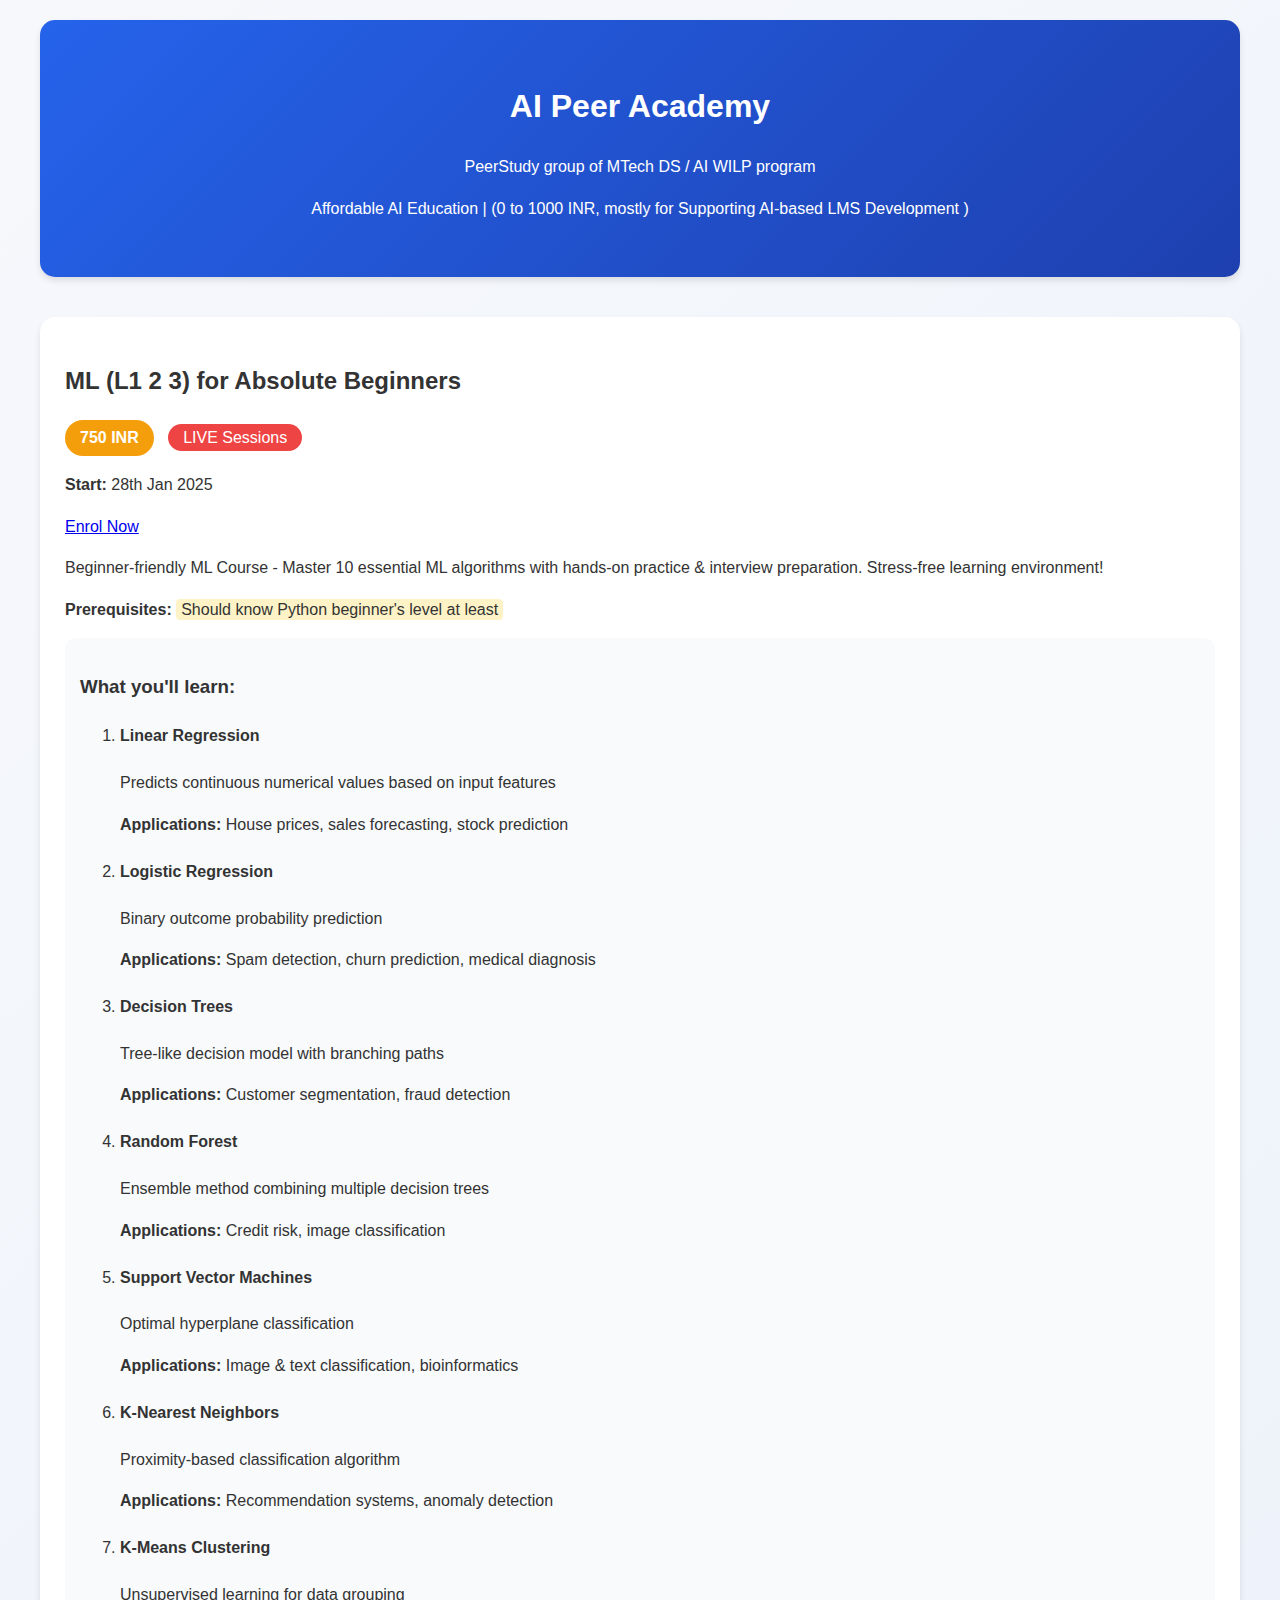
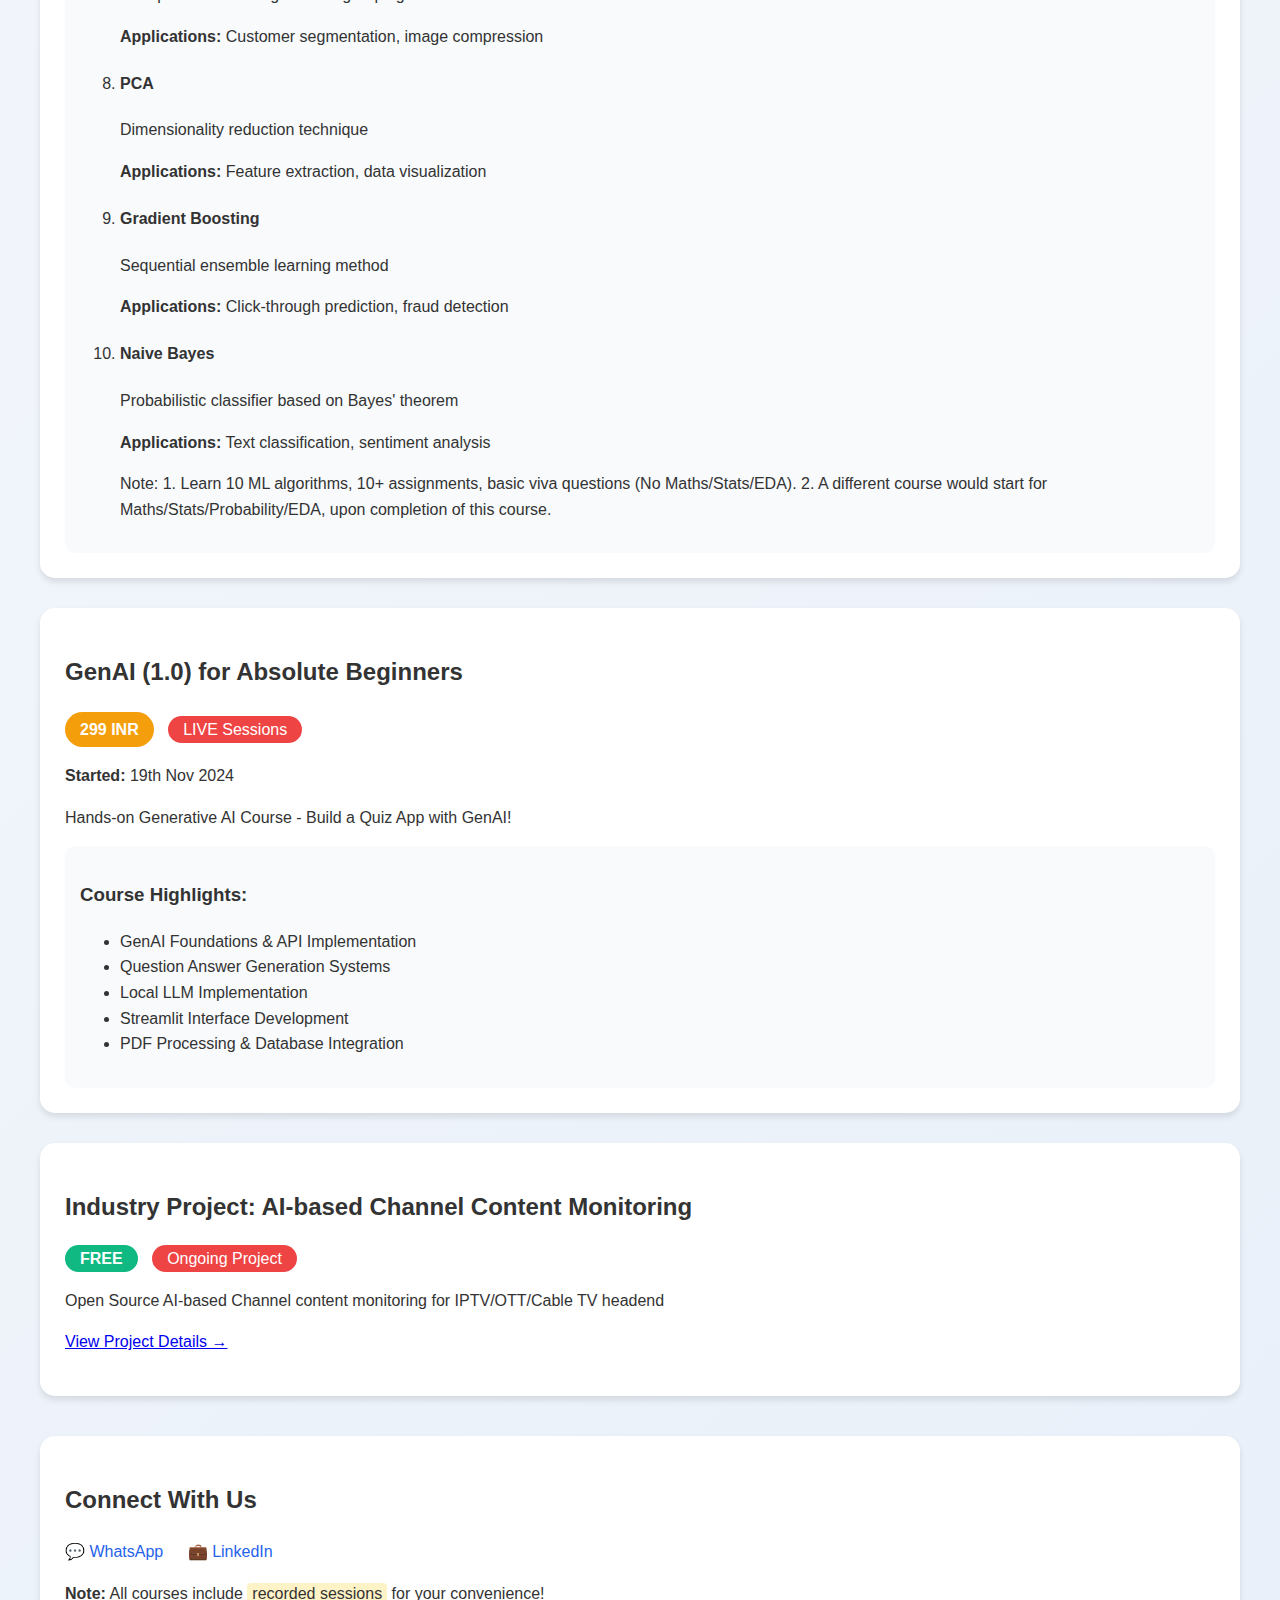
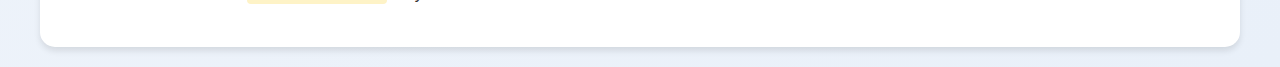
<file: index.html>
<!DOCTYPE html>
<html lang="en">
<head>
    <meta charset="UTF-8">
    <meta name="viewport" content="width=device-width, initial-scale=1.0">
    <title>AI Peer Academy - PeerStudy Group</title>
    <style>
        :root {
            --primary-color: #2563eb;
            --secondary-color: #1e40af;
            --accent-color: #f59e0b;
            --bg-gradient: linear-gradient(135deg, #f6f8fc 0%, #e9f0f9 100%);
        }

        body {
            font-family: 'Segoe UI', Tahoma, Geneva, Verdana, sans-serif;
            line-height: 1.6;
            margin: 0;
            background: var(--bg-gradient);
            color: #333;
        }

        .container {
            max-width: 1200px;
            margin: auto;
            padding: 20px;
        }

        .header {
            text-align: center;
            padding: 40px 20px;
            background: linear-gradient(135deg, #2563eb 0%, #1e40af 100%);
            color: white;
            border-radius: 15px;
            margin-bottom: 40px;
            box-shadow: 0 4px 6px rgba(0, 0, 0, 0.1);
        }

        .course-card {
            background: white;
            border-radius: 15px;
            padding: 25px;
            margin-bottom: 30px;
            box-shadow: 0 4px 6px rgba(0, 0, 0, 0.1);
            transition: transform 0.3s ease;
        }

        .course-card:hover {
            transform: translateY(-5px);
        }

        .price {
            display: inline-block;
            background: var(--accent-color);
            color: white;
            padding: 5px 15px;
            border-radius: 20px;
            font-weight: bold;
        }

        .free-tag {
            background: #10b981;
            color: white;
            padding: 5px 15px;
            border-radius: 20px;
            font-weight: bold;
        }

        .live-tag {
            background: #ef4444;
            color: white;
            padding: 5px 15px;
            border-radius: 20px;
            margin-left: 10px;
        }

        .syllabus {
            background: #f8fafc;
            padding: 15px;
            border-radius: 10px;
            margin-top: 15px;
        }

        .contact-info {
            background: white;
            padding: 25px;
            border-radius: 15px;
            margin-top: 40px;
            box-shadow: 0 4px 6px rgba(0, 0, 0, 0.1);
        }

        .social-links a {
            color: var(--primary-color);
            text-decoration: none;
            margin-right: 20px;
        }

        .social-links a:hover {
            text-decoration: underline;
        }

        .highlight {
            background: #fef3c7;
            padding: 2px 5px;
            border-radius: 4px;
        }
    </style>
</head>
<body>
    <div class="container">
        <div class="header">
            <h1>AI Peer Academy</h1>
            <p>PeerStudy group of MTech DS / AI WILP program</p>
            <p>Affordable AI Education | (0 to 1000 INR, mostly for Supporting AI-based LMS Development )</p>
        </div>

        <div class="course-card">
            <h2>ML (L1 2 3) for Absolute Beginners</h2>
            <span class="price">750 INR</span>
            <span class="live-tag">LIVE Sessions</span>
            <p><strong>Start:</strong> 28th Jan 2025</p>
            <!--- <a href="https://forms.office.com/r/1Rz7r0uwBA" target="_blank" class="enrol-btn">Enrol Now</a> --->
            <a href="https://rzp.io/rzp/pJrcPIc" target="_blank" class="enrol-btn">Enrol Now</a>
            <p>Beginner-friendly ML Course - Master 10 essential ML algorithms with hands-on practice & interview preparation. Stress-free learning environment!</p>
            <p><strong>Prerequisites:</strong> <span class="highlight">Should know Python beginner's level at least</span></p>
            <div class="syllabus">
                <h3>What you'll learn:</h3>
                <ol>
            <li>
                <h4>Linear Regression</h4>
                <p>Predicts continuous numerical values based on input features</p>
                <p><strong>Applications:</strong> House prices, sales forecasting, stock prediction</p>
            </li>
            <li>
                <h4>Logistic Regression</h4>
                <p>Binary outcome probability prediction</p>
                <p><strong>Applications:</strong> Spam detection, churn prediction, medical diagnosis</p>
            </li>
            <li>
                <h4>Decision Trees</h4>
                <p>Tree-like decision model with branching paths</p>
                <p><strong>Applications:</strong> Customer segmentation, fraud detection</p>
            </li>
            <li>
                <h4>Random Forest</h4>
                <p>Ensemble method combining multiple decision trees</p>
                <p><strong>Applications:</strong> Credit risk, image classification</p>
            </li>
            <li>
                <h4>Support Vector Machines</h4>
                <p>Optimal hyperplane classification</p>
                <p><strong>Applications:</strong> Image & text classification, bioinformatics</p>
            </li>
            <li>
                <h4>K-Nearest Neighbors</h4>
                <p>Proximity-based classification algorithm</p>
                <p><strong>Applications:</strong> Recommendation systems, anomaly detection</p>
            </li>
            <li>
                <h4>K-Means Clustering</h4>
                <p>Unsupervised learning for data grouping</p>
                <p><strong>Applications:</strong> Customer segmentation, image compression</p>
            </li>
            <li>
                <h4>PCA</h4>
                <p>Dimensionality reduction technique</p>
                <p><strong>Applications:</strong> Feature extraction, data visualization</p>
            </li>
            <li>
                <h4>Gradient Boosting</h4>
                <p>Sequential ensemble learning method</p>
                <p><strong>Applications:</strong> Click-through prediction, fraud detection</p>
            </li>
            <li>
                <h4>Naive Bayes</h4>
                <p>Probabilistic classifier based on Bayes' theorem</p>
                <p><strong>Applications:</strong> Text classification, sentiment analysis</p>
            </li>

            Note: 
                    1. Learn 10 ML algorithms, 10+ assignments, basic viva questions (No Maths/Stats/EDA). 
                    2. A different course would start for Maths/Stats/Probability/EDA, upon completion of this course.
                </ol>
            </div>
        </div>

        <div class="course-card">
            <h2>GenAI (1.0) for Absolute Beginners</h2>
            <span class="price">299 INR</span>
            <span class="live-tag">LIVE Sessions</span>
            <p><strong>Started:</strong> 19th Nov 2024</p>
            <p>Hands-on Generative AI Course - Build a Quiz App with GenAI!</p>
            <div class="syllabus">
                <h3>Course Highlights:</h3>
                <ul>
                    <li>GenAI Foundations & API Implementation</li>
                    <li>Question Answer Generation Systems</li>
                    <li>Local LLM Implementation</li>
                    <li>Streamlit Interface Development</li>
                    <li>PDF Processing & Database Integration</li>
                </ul>
            </div>
        </div>

        <div class="course-card">
            <h2>Industry Project: AI-based Channel Content Monitoring</h2>
            <span class="free-tag">FREE</span>
            <span class="live-tag">Ongoing Project</span>
            <p>Open Source AI-based Channel content monitoring for IPTV/OTT/Cable TV headend</p>
            <p><a href="https://manojkumarm75.github.io/AI_based_Audio-Video_Content-Analyser_OpenSource/" target="_blank">View Project Details →</a></p>
        </div>

        <div class="contact-info">
            <h2>Connect With Us</h2>
            <div class="social-links">
                <a href="https://wa.me/qr/HH5MJ5LEZ2YBO1" target="_blank">💬 WhatsApp</a>
                <a href="https://www.linkedin.com/in/manoj-mkm/" target="_blank">💼 LinkedIn</a>
            </div>
            <p><strong>Note:</strong> All courses include <span class="highlight">recorded sessions</span> for your convenience!</p>
        </div>
    </div>
</body>
</html>
</file>
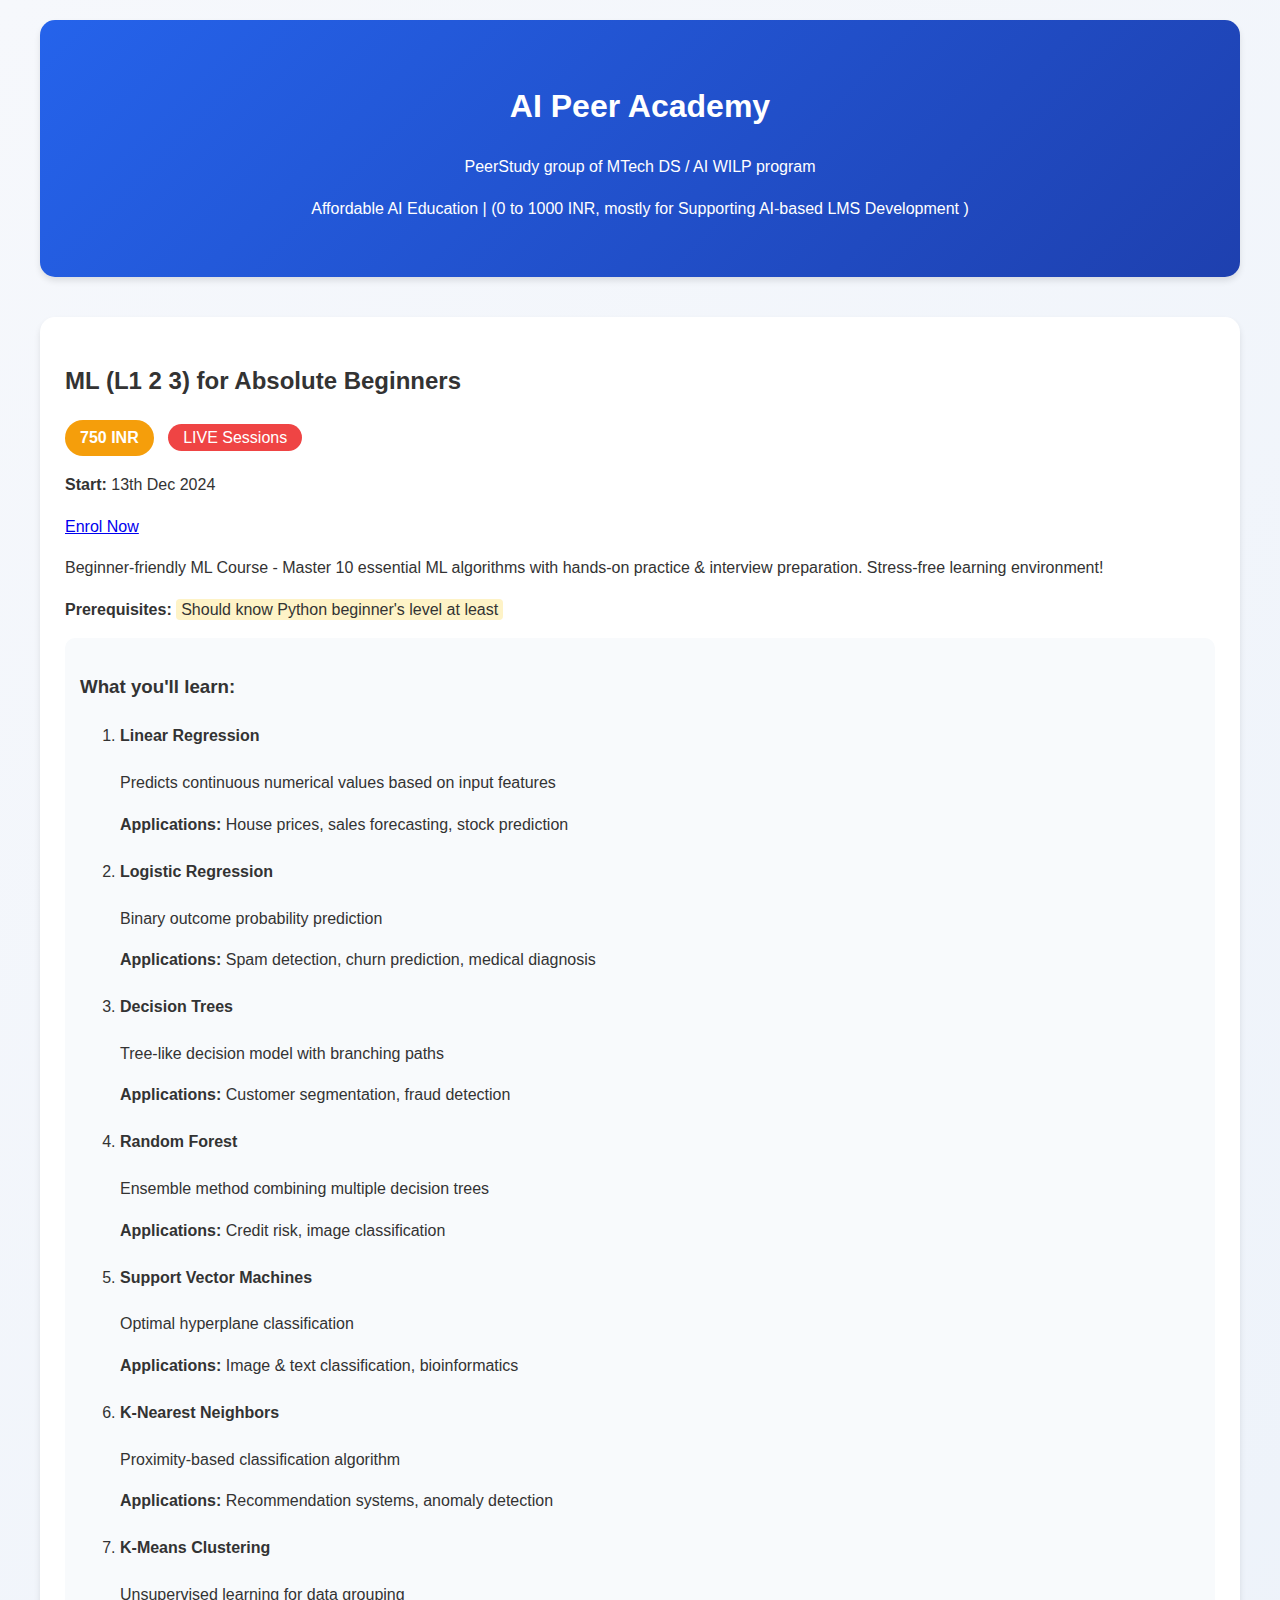
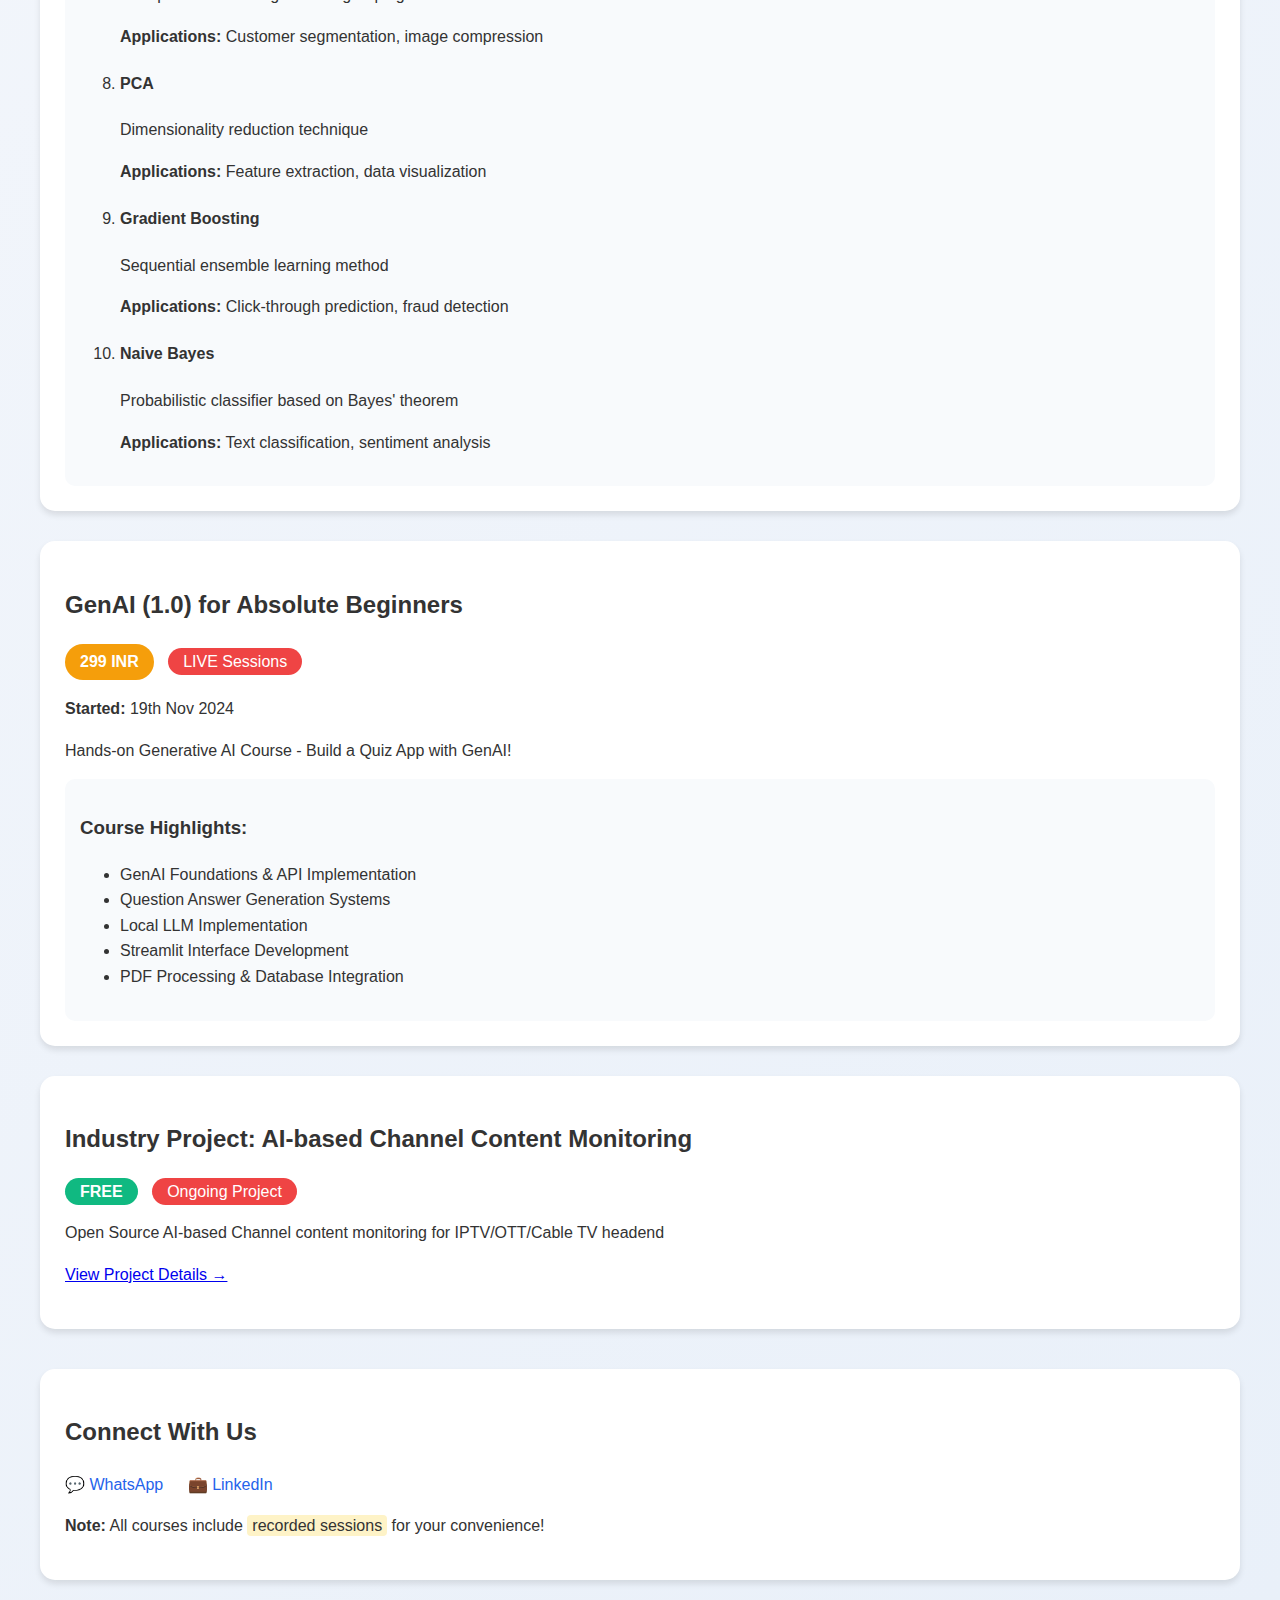
<file: index1.html>
<!DOCTYPE html>
<html lang="en">
<head>
    <meta charset="UTF-8">
    <meta name="viewport" content="width=device-width, initial-scale=1.0">
    <title>AI Peer Academy - PeerStudy Group</title>
    <style>
        :root {
            --primary-color: #2563eb;
            --secondary-color: #1e40af;
            --accent-color: #f59e0b;
            --bg-gradient: linear-gradient(135deg, #f6f8fc 0%, #e9f0f9 100%);
        }

        body {
            font-family: 'Segoe UI', Tahoma, Geneva, Verdana, sans-serif;
            line-height: 1.6;
            margin: 0;
            background: var(--bg-gradient);
            color: #333;
        }

        .container {
            max-width: 1200px;
            margin: auto;
            padding: 20px;
        }

        .header {
            text-align: center;
            padding: 40px 20px;
            background: linear-gradient(135deg, #2563eb 0%, #1e40af 100%);
            color: white;
            border-radius: 15px;
            margin-bottom: 40px;
            box-shadow: 0 4px 6px rgba(0, 0, 0, 0.1);
        }

        .course-card {
            background: white;
            border-radius: 15px;
            padding: 25px;
            margin-bottom: 30px;
            box-shadow: 0 4px 6px rgba(0, 0, 0, 0.1);
            transition: transform 0.3s ease;
        }

        .course-card:hover {
            transform: translateY(-5px);
        }

        .price {
            display: inline-block;
            background: var(--accent-color);
            color: white;
            padding: 5px 15px;
            border-radius: 20px;
            font-weight: bold;
        }

        .free-tag {
            background: #10b981;
            color: white;
            padding: 5px 15px;
            border-radius: 20px;
            font-weight: bold;
        }

        .live-tag {
            background: #ef4444;
            color: white;
            padding: 5px 15px;
            border-radius: 20px;
            margin-left: 10px;
        }

        .syllabus {
            background: #f8fafc;
            padding: 15px;
            border-radius: 10px;
            margin-top: 15px;
        }

        .contact-info {
            background: white;
            padding: 25px;
            border-radius: 15px;
            margin-top: 40px;
            box-shadow: 0 4px 6px rgba(0, 0, 0, 0.1);
        }

        .social-links a {
            color: var(--primary-color);
            text-decoration: none;
            margin-right: 20px;
        }

        .social-links a:hover {
            text-decoration: underline;
        }

        .highlight {
            background: #fef3c7;
            padding: 2px 5px;
            border-radius: 4px;
        }
    </style>
</head>
<body>
    <div class="container">
        <div class="header">
            <h1>AI Peer Academy</h1>
            <p>PeerStudy group of MTech DS / AI WILP program</p>
            <p>Affordable AI Education | (0 to 1000 INR, mostly for Supporting AI-based LMS Development )</p>
        </div>

        <div class="course-card">
            <h2>ML (L1 2 3) for Absolute Beginners</h2>
            <span class="price">750 INR</span>
            <span class="live-tag">LIVE Sessions</span>
            <p><strong>Start:</strong> 13th Dec 2024</p>
            <a href="https://forms.office.com/r/1Rz7r0uwBA" target="_blank" class="enrol-btn">Enrol Now</a>
            <p>Beginner-friendly ML Course - Master 10 essential ML algorithms with hands-on practice & interview preparation. Stress-free learning environment!</p>
            <p><strong>Prerequisites:</strong> <span class="highlight">Should know Python beginner's level at least</span></p>
            <div class="syllabus">
                <h3>What you'll learn:</h3>
                <ol>
            <li>
                <h4>Linear Regression</h4>
                <p>Predicts continuous numerical values based on input features</p>
                <p><strong>Applications:</strong> House prices, sales forecasting, stock prediction</p>
            </li>
            <li>
                <h4>Logistic Regression</h4>
                <p>Binary outcome probability prediction</p>
                <p><strong>Applications:</strong> Spam detection, churn prediction, medical diagnosis</p>
            </li>
            <li>
                <h4>Decision Trees</h4>
                <p>Tree-like decision model with branching paths</p>
                <p><strong>Applications:</strong> Customer segmentation, fraud detection</p>
            </li>
            <li>
                <h4>Random Forest</h4>
                <p>Ensemble method combining multiple decision trees</p>
                <p><strong>Applications:</strong> Credit risk, image classification</p>
            </li>
            <li>
                <h4>Support Vector Machines</h4>
                <p>Optimal hyperplane classification</p>
                <p><strong>Applications:</strong> Image & text classification, bioinformatics</p>
            </li>
            <li>
                <h4>K-Nearest Neighbors</h4>
                <p>Proximity-based classification algorithm</p>
                <p><strong>Applications:</strong> Recommendation systems, anomaly detection</p>
            </li>
            <li>
                <h4>K-Means Clustering</h4>
                <p>Unsupervised learning for data grouping</p>
                <p><strong>Applications:</strong> Customer segmentation, image compression</p>
            </li>
            <li>
                <h4>PCA</h4>
                <p>Dimensionality reduction technique</p>
                <p><strong>Applications:</strong> Feature extraction, data visualization</p>
            </li>
            <li>
                <h4>Gradient Boosting</h4>
                <p>Sequential ensemble learning method</p>
                <p><strong>Applications:</strong> Click-through prediction, fraud detection</p>
            </li>
            <li>
                <h4>Naive Bayes</h4>
                <p>Probabilistic classifier based on Bayes' theorem</p>
                <p><strong>Applications:</strong> Text classification, sentiment analysis</p>
            </li>
                </ol>
            </div>
        </div>

        <div class="course-card">
            <h2>GenAI (1.0) for Absolute Beginners</h2>
            <span class="price">299 INR</span>
            <span class="live-tag">LIVE Sessions</span>
            <p><strong>Started:</strong> 19th Nov 2024</p>
            <p>Hands-on Generative AI Course - Build a Quiz App with GenAI!</p>
            <div class="syllabus">
                <h3>Course Highlights:</h3>
                <ul>
                    <li>GenAI Foundations & API Implementation</li>
                    <li>Question Answer Generation Systems</li>
                    <li>Local LLM Implementation</li>
                    <li>Streamlit Interface Development</li>
                    <li>PDF Processing & Database Integration</li>
                </ul>
            </div>
        </div>

        <div class="course-card">
            <h2>Industry Project: AI-based Channel Content Monitoring</h2>
            <span class="free-tag">FREE</span>
            <span class="live-tag">Ongoing Project</span>
            <p>Open Source AI-based Channel content monitoring for IPTV/OTT/Cable TV headend</p>
            <p><a href="https://manojkumarm75.github.io/AI_based_Audio-Video_Content-Analyser_OpenSource/" target="_blank">View Project Details →</a></p>
        </div>

        <div class="contact-info">
            <h2>Connect With Us</h2>
            <div class="social-links">
                <a href="https://wa.me/qr/HH5MJ5LEZ2YBO1" target="_blank">💬 WhatsApp</a>
                <a href="https://www.linkedin.com/in/manoj-mkm/" target="_blank">💼 LinkedIn</a>
            </div>
            <p><strong>Note:</strong> All courses include <span class="highlight">recorded sessions</span> for your convenience!</p>
        </div>
    </div>
</body>
</html>
</file>
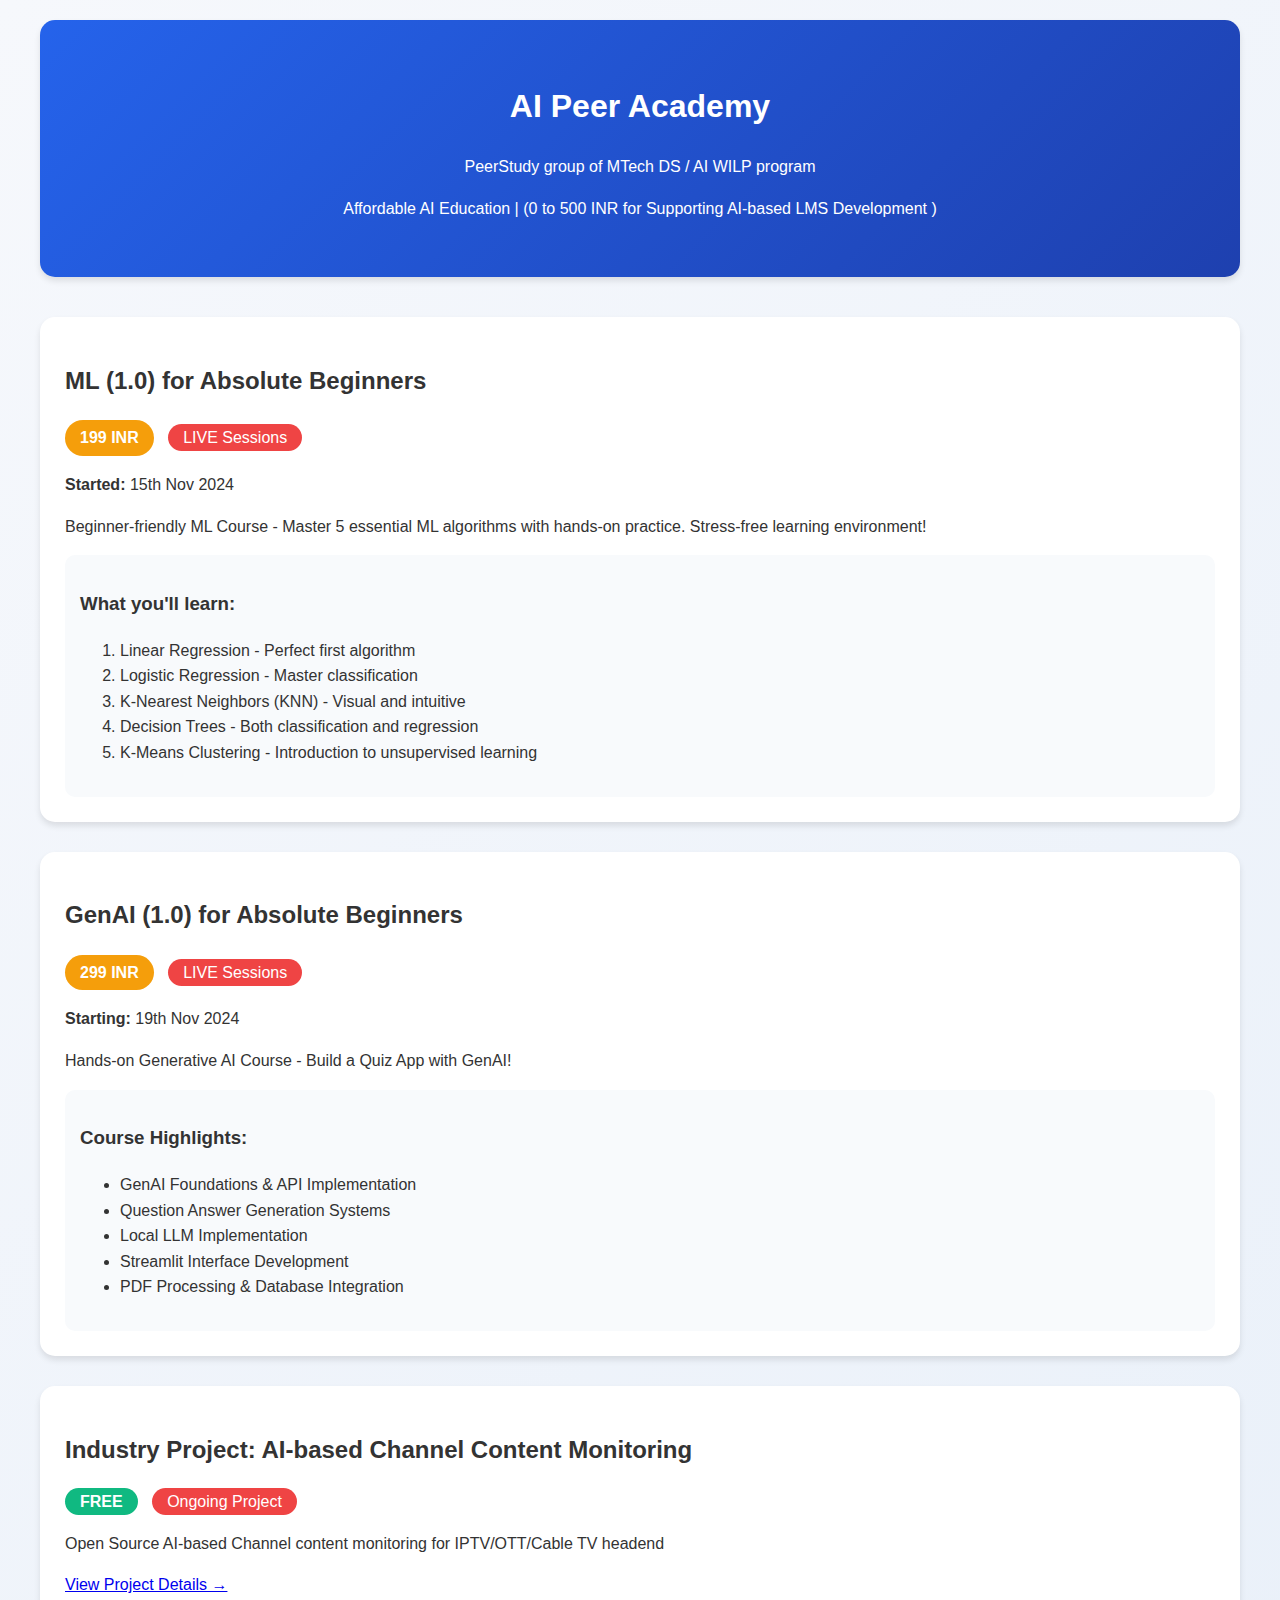
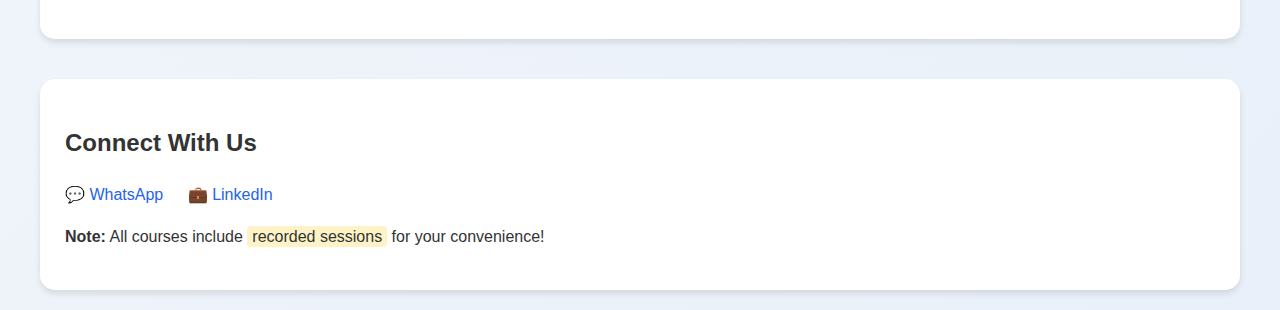
<file: index2.html>
<!DOCTYPE html>
<html lang="en">
<head>
    <meta charset="UTF-8">
    <meta name="viewport" content="width=device-width, initial-scale=1.0">
    <title>AI Peer Academy - PeerStudy Group</title>
    <style>
        :root {
            --primary-color: #2563eb;
            --secondary-color: #1e40af;
            --accent-color: #f59e0b;
            --bg-gradient: linear-gradient(135deg, #f6f8fc 0%, #e9f0f9 100%);
        }

        body {
            font-family: 'Segoe UI', Tahoma, Geneva, Verdana, sans-serif;
            line-height: 1.6;
            margin: 0;
            background: var(--bg-gradient);
            color: #333;
        }

        .container {
            max-width: 1200px;
            margin: auto;
            padding: 20px;
        }

        .header {
            text-align: center;
            padding: 40px 20px;
            background: linear-gradient(135deg, #2563eb 0%, #1e40af 100%);
            color: white;
            border-radius: 15px;
            margin-bottom: 40px;
            box-shadow: 0 4px 6px rgba(0, 0, 0, 0.1);
        }

        .course-card {
            background: white;
            border-radius: 15px;
            padding: 25px;
            margin-bottom: 30px;
            box-shadow: 0 4px 6px rgba(0, 0, 0, 0.1);
            transition: transform 0.3s ease;
        }

        .course-card:hover {
            transform: translateY(-5px);
        }

        .price {
            display: inline-block;
            background: var(--accent-color);
            color: white;
            padding: 5px 15px;
            border-radius: 20px;
            font-weight: bold;
        }

        .free-tag {
            background: #10b981;
            color: white;
            padding: 5px 15px;
            border-radius: 20px;
            font-weight: bold;
        }

        .live-tag {
            background: #ef4444;
            color: white;
            padding: 5px 15px;
            border-radius: 20px;
            margin-left: 10px;
        }

        .syllabus {
            background: #f8fafc;
            padding: 15px;
            border-radius: 10px;
            margin-top: 15px;
        }

        .contact-info {
            background: white;
            padding: 25px;
            border-radius: 15px;
            margin-top: 40px;
            box-shadow: 0 4px 6px rgba(0, 0, 0, 0.1);
        }

        .social-links a {
            color: var(--primary-color);
            text-decoration: none;
            margin-right: 20px;
        }

        .social-links a:hover {
            text-decoration: underline;
        }

        .highlight {
            background: #fef3c7;
            padding: 2px 5px;
            border-radius: 4px;
        }
    </style>
</head>
<body>
    <div class="container">
        <div class="header">
            <h1>AI Peer Academy</h1>
            <p>PeerStudy group of MTech DS / AI WILP program</p>
            <p>Affordable AI Education | (0 to 500 INR for Supporting AI-based LMS Development )</p>
        </div>

        <div class="course-card">
            <h2>ML (1.0) for Absolute Beginners</h2>
            <span class="price">199 INR</span>
            <span class="live-tag">LIVE Sessions</span>
            <p><strong>Started:</strong> 15th Nov 2024</p>
            <p>Beginner-friendly ML Course - Master 5 essential ML algorithms with hands-on practice. Stress-free learning environment!</p>
            <div class="syllabus">
                <h3>What you'll learn:</h3>
                <ol>
                    <li>Linear Regression - Perfect first algorithm</li>
                    <li>Logistic Regression - Master classification</li>
                    <li>K-Nearest Neighbors (KNN) - Visual and intuitive</li>
                    <li>Decision Trees - Both classification and regression</li>
                    <li>K-Means Clustering - Introduction to unsupervised learning</li>
                </ol>
            </div>
        </div>

        <div class="course-card">
            <h2>GenAI (1.0) for Absolute Beginners</h2>
            <span class="price">299 INR</span>
            <span class="live-tag">LIVE Sessions</span>
            <p><strong>Starting:</strong> 19th Nov 2024</p>
            <p>Hands-on Generative AI Course - Build a Quiz App with GenAI!</p>
            <div class="syllabus">
                <h3>Course Highlights:</h3>
                <ul>
                    <li>GenAI Foundations & API Implementation</li>
                    <li>Question Answer Generation Systems</li>
                    <li>Local LLM Implementation</li>
                    <li>Streamlit Interface Development</li>
                    <li>PDF Processing & Database Integration</li>
                </ul>
            </div>
        </div>

        <div class="course-card">
            <h2>Industry Project: AI-based Channel Content Monitoring</h2>
            <span class="free-tag">FREE</span>
            <span class="live-tag">Ongoing Project</span>
            <p>Open Source AI-based Channel content monitoring for IPTV/OTT/Cable TV headend</p>
            <p><a href="https://manojkumarm75.github.io/AI_based_Audio-Video_Content-Analyser_OpenSource/" target="_blank">View Project Details →</a></p>
        </div>

        <div class="contact-info">
            <h2>Connect With Us</h2>
            <div class="social-links">
                <a href="https://wa.me/qr/HH5MJ5LEZ2YBO1" target="_blank">💬 WhatsApp</a>
                <a href="https://www.linkedin.com/in/manoj-mkm/" target="_blank">💼 LinkedIn</a>
            </div>
            <p><strong>Note:</strong> All courses include <span class="highlight">recorded sessions</span> for your convenience!</p>
        </div>
    </div>
</body>
</html>
</file>
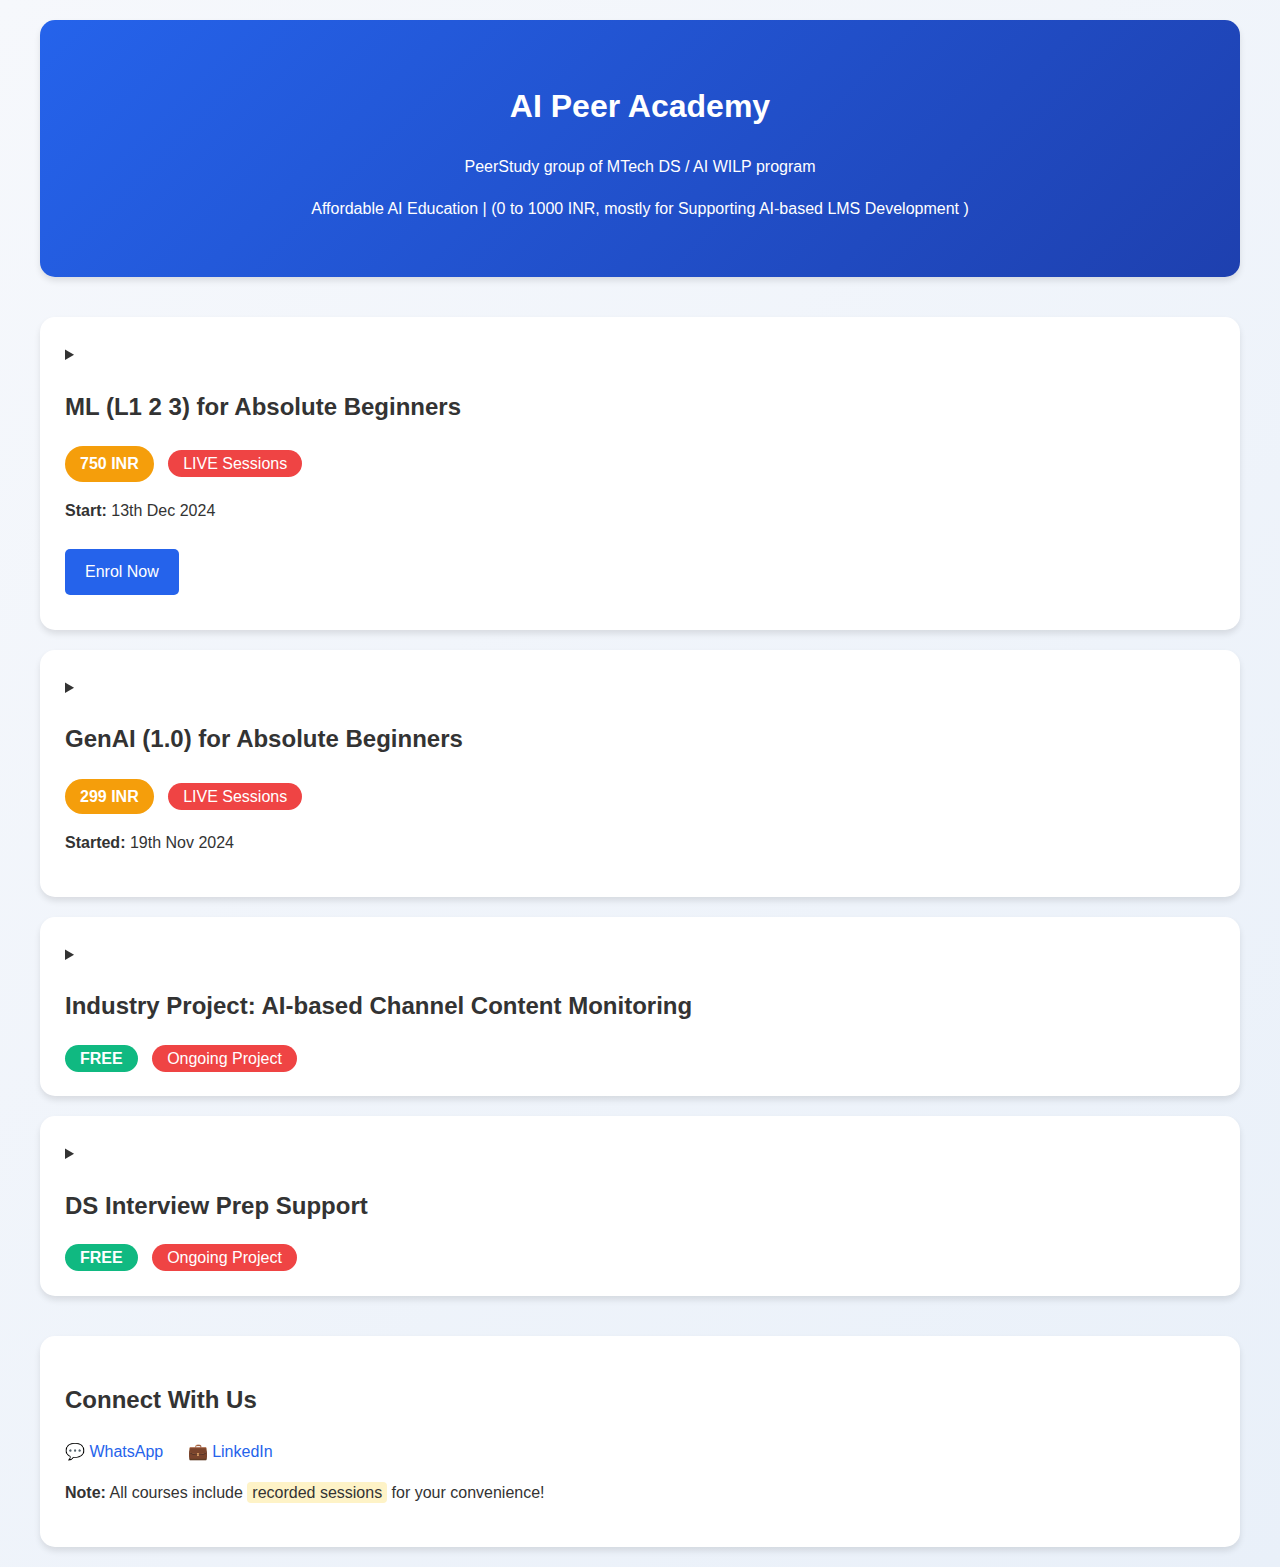
<file: index3.html>
<!DOCTYPE html>
<html lang="en">
<head>
        <!-- Google tag (gtag.js) -->
    <script async src="https://www.googletagmanager.com/gtag/js?id=G-G-X0CJV3EM6P"></script>
    <script>
        window.dataLayer = window.dataLayer || [];
        function gtag(){dataLayer.push(arguments);}
        gtag('js', new Date());
        gtag('config', 'G-G-X0CJV3EM6P');
    </script>

    <script type="text/javascript">
        (function(c,l,a,r,i,t,y){
            c[a]=c[a]||function(){(c[a].q=c[a].q||[]).push(arguments)};
            t=l.createElement(r);t.async=1;t.src="https://www.clarity.ms/tag/"+i;
            y=l.getElementsByTagName(r)[0];y.parentNode.insertBefore(t,y);
        })(window, document, "clarity", "script", "osqccd4uml");
    </script>
    
    <meta charset="UTF-8">
    <meta name="viewport" content="width=device-width, initial-scale=1.0">
    <title>AI Peer Academy - PeerStudy Group</title>
    <style>
        :root {
            --primary-color: #2563eb;
            --secondary-color: #1e40af;
            --accent-color: #f59e0b;
            --bg-gradient: linear-gradient(135deg, #f6f8fc 0%, #e9f0f9 100%);
        }

        body {
            font-family: 'Segoe UI', Tahoma, Geneva, Verdana, sans-serif;
            line-height: 1.6;
            margin: 0;
            background: var(--bg-gradient);
            color: #333;
        }

        .container {
            max-width: 1200px;
            margin: auto;
            padding: 20px;
        }

        .header {
            text-align: center;
            padding: 40px 20px;
            background: linear-gradient(135deg, #2563eb 0%, #1e40af 100%);
            color: white;
            border-radius: 15px;
            margin-bottom: 40px;
            box-shadow: 0 4px 6px rgba(0, 0, 0, 0.1);
        }

        details {
            margin-bottom: 20px;
        }
        
        summary {
            background: white;
            border-radius: 15px;
            padding: 25px;
            cursor: pointer;
            box-shadow: 0 4px 6px rgba(0, 0, 0, 0.1);
            transition: transform 0.3s ease;
        }
        
        summary:hover {
            transform: translateY(-5px);
        }
        
        details[open] summary {
            border-radius: 15px 15px 0 0;
            margin-bottom: 0;
        }
        
        .course-content {
            background: white;
            border-radius: 0 0 15px 15px;
            padding: 25px;
            margin-top: 0;
            box-shadow: 0 4px 6px rgba(0, 0, 0, 0.1);
        }

        .price {
            display: inline-block;
            background: var(--accent-color);
            color: white;
            padding: 5px 15px;
            border-radius: 20px;
            font-weight: bold;
        }

        .free-tag {
            background: #10b981;
            color: white;
            padding: 5px 15px;
            border-radius: 20px;
            font-weight: bold;
        }

        .live-tag {
            background: #ef4444;
            color: white;
            padding: 5px 15px;
            border-radius: 20px;
            margin-left: 10px;
        }

        .syllabus {
            background: #f8fafc;
            padding: 15px;
            border-radius: 10px;
            margin-top: 15px;
        }

        .contact-info {
            background: white;
            padding: 25px;
            border-radius: 15px;
            margin-top: 40px;
            box-shadow: 0 4px 6px rgba(0, 0, 0, 0.1);
        }

        .social-links a {
            color: var(--primary-color);
            text-decoration: none;
            margin-right: 20px;
        }

        .social-links a:hover {
            text-decoration: underline;
        }

        .highlight {
            background: #fef3c7;
            padding: 2px 5px;
            border-radius: 4px;
        }

        .enrol-btn {
            display: inline-block;
            background: var(--primary-color);
            color: white;
            padding: 10px 20px;
            text-decoration: none;
            border-radius: 5px;
            margin: 10px 0;
        }

        .enrol-btn:hover {
            background: var(--secondary-color);
        }
    </style>
</head>
<body>
    <div class="container">
        <div class="header">
            <h1>AI Peer Academy</h1>
            <p>PeerStudy group of MTech DS / AI WILP program</p>
            <p>Affordable AI Education | (0 to 1000 INR, mostly for Supporting AI-based LMS Development )</p>
        </div>

        <!-- ML Course -->
        <details>
            <summary>
                <h2>ML (L1 2 3) for Absolute Beginners</h2>
                <span class="price">750 INR</span>
                <span class="live-tag">LIVE Sessions</span>
                <p><strong>Start:</strong> 13th Dec 2024</p>
                <a href="https://forms.office.com/r/1Rz7r0uwBA" target="_blank" class="enrol-btn">Enrol Now</a>
            </summary>
            <div class="course-content">
                <p>Beginner-friendly ML Course - Master 10 essential ML algorithms with hands-on practice & interview preparation. Stress-free learning environment!</p>
                <p><strong>Prerequisites:</strong> <span class="highlight">Should know Python beginner's level at least</span></p>
                <div class="syllabus">
                    <h3>What you'll learn:</h3>
                    <ol>
                        <li>
                            <h4>Linear Regression</h4>
                            <p>Predicts continuous numerical values based on input features</p>
                            <p><strong>Applications:</strong> House prices, sales forecasting, stock prediction</p>
                        </li>
                        <li>
                            <h4>Logistic Regression</h4>
                            <p>Binary outcome probability prediction</p>
                            <p><strong>Applications:</strong> Spam detection, churn prediction, medical diagnosis</p>
                        </li>
                        <li>
                            <h4>Decision Trees</h4>
                            <p>Tree-like decision model with branching paths</p>
                            <p><strong>Applications:</strong> Customer segmentation, fraud detection</p>
                        </li>
                        <li>
                            <h4>Random Forest</h4>
                            <p>Ensemble method combining multiple decision trees</p>
                            <p><strong>Applications:</strong> Credit risk, image classification</p>
                        </li>
                        <li>
                            <h4>Support Vector Machines</h4>
                            <p>Optimal hyperplane classification</p>
                            <p><strong>Applications:</strong> Image & text classification, bioinformatics</p>
                        </li>
                        <li>
                            <h4>K-Nearest Neighbors</h4>
                            <p>Proximity-based classification algorithm</p>
                            <p><strong>Applications:</strong> Recommendation systems, anomaly detection</p>
                        </li>
                        <li>
                            <h4>K-Means Clustering</h4>
                            <p>Unsupervised learning for data grouping</p>
                            <p><strong>Applications:</strong> Customer segmentation, image compression</p>
                        </li>
                        <li>
                            <h4>PCA</h4>
                            <p>Dimensionality reduction technique</p>
                            <p><strong>Applications:</strong> Feature extraction, data visualization</p>
                        </li>
                        <li>
                            <h4>Gradient Boosting</h4>
                            <p>Sequential ensemble learning method</p>
                            <p><strong>Applications:</strong> Click-through prediction, fraud detection</p>
                        </li>
                        <li>
                            <h4>Naive Bayes</h4>
                            <p>Probabilistic classifier based on Bayes' theorem</p>
                            <p><strong>Applications:</strong> Text classification, sentiment analysis</p>
                        </li>
                    </ol>
                </div>
            </div>
        </details>

        <!-- GenAI Course -->
        <details>
            <summary>
                <h2>GenAI (1.0) for Absolute Beginners</h2>
                <span class="price">299 INR</span>
                <span class="live-tag">LIVE Sessions</span>
                <p><strong>Started:</strong> 19th Nov 2024</p>
            </summary>
            <div class="course-content">
                <p>Hands-on Generative AI Course - Build a Quiz App with GenAI!</p>
                <div class="syllabus">
                    <h3>Course Highlights:</h3>
                    <ul>
                        <li>GenAI Foundations & API Implementation</li>
                        <li>Question Answer Generation Systems</li>
                        <li>Local LLM Implementation</li>
                        <li>Streamlit Interface Development</li>
                        <li>PDF Processing & Database Integration</li>
                    </ul>
                </div>
            </div>
        </details>

        <!-- Industry Project -->
        <details>
            <summary>
                <h2>Industry Project: AI-based Channel Content Monitoring</h2>
                <span class="free-tag">FREE</span>
                <span class="live-tag">Ongoing Project</span>
            </summary>
            <div class="course-content">
                <p>Open Source AI-based Channel content monitoring for IPTV/OTT/Cable TV headend</p>
                <p><a href="https://manojkumarm75.github.io/AI_based_Audio-Video_Content-Analyser_OpenSource/" target="_blank">View Project Details →</a></p>
            </div>
        </details>

                <!-- Interview prep google drive -->
        <details>
            <summary>
                <h2>DS Interview Prep Support</h2>
                <span class="free-tag">FREE</span>
                <span class="live-tag">Ongoing Project</span>
            </summary>
            <div class="course-content">
                <p>Interview preparation resources for DE & AI roles</p>
                <p><a href="https://drive.google.com/drive/folders/1-g-SUpVMDVD1C2URie2iZ8xNj0_fOPW8?usp=sharing" target="_blank">View Resources →</a></p>
            </div>
        </details>

        
        <div class="contact-info">
            <h2>Connect With Us</h2>
            <div class="social-links">
                <a href="https://wa.me/qr/HH5MJ5LEZ2YBO1" target="_blank">💬 WhatsApp</a>
                <a href="https://www.linkedin.com/in/manoj-mkm/" target="_blank">💼 LinkedIn</a>
            </div>
            <p><strong>Note:</strong> All courses include <span class="highlight">recorded sessions</span> for your convenience!</p>
        </div>
    </div>
</body>
</html>
</file>
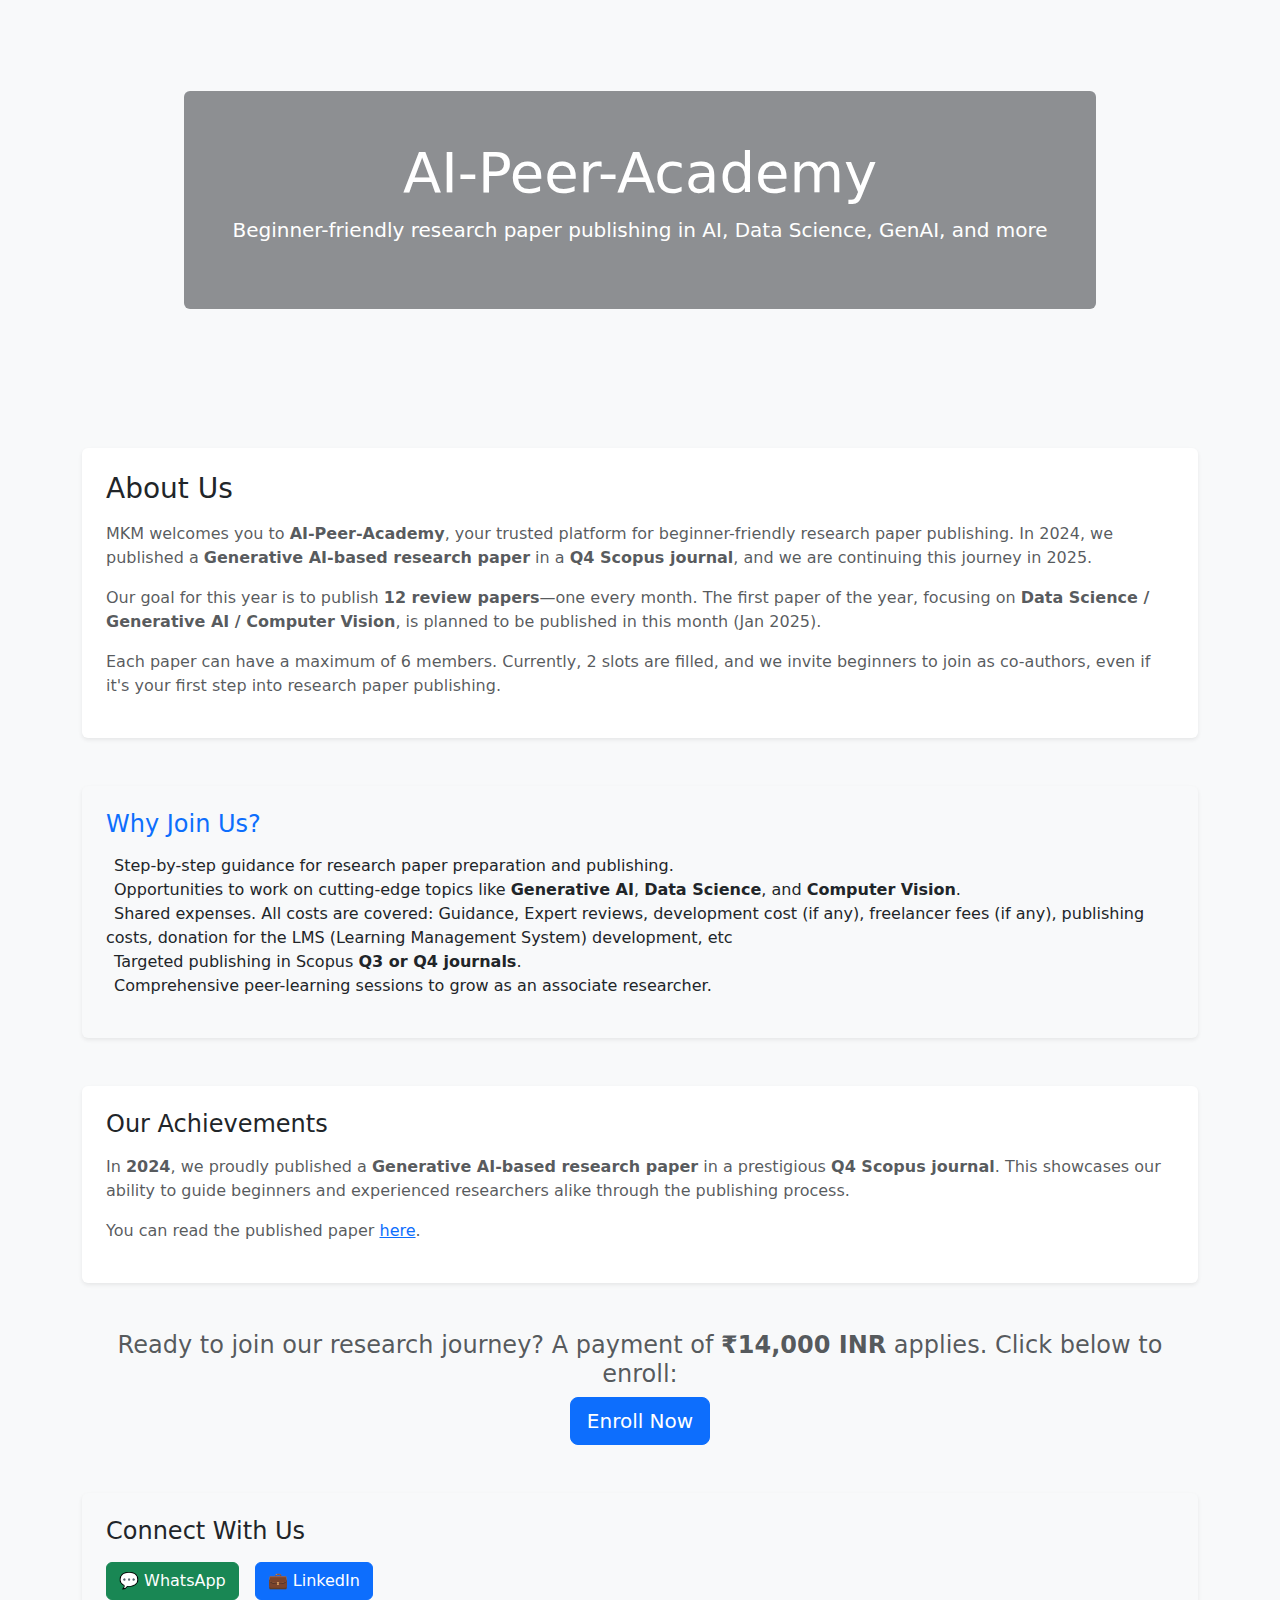
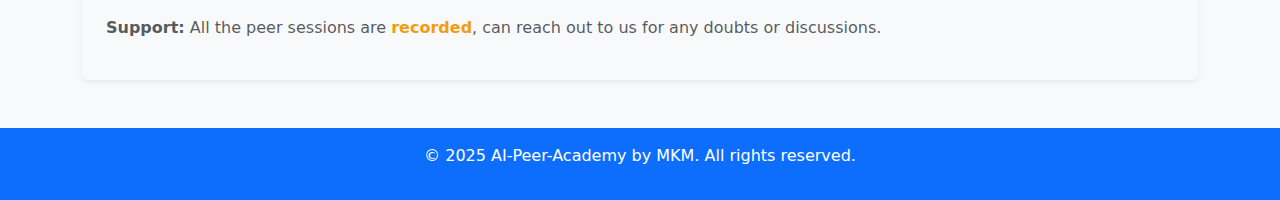
<file: rp.html>
<!DOCTYPE html>
<html lang="en">

<head>
  <meta charset="UTF-8">
  <meta name="viewport" content="width=device-width, initial-scale=1.0">
  <title>AI-Peer-Academy</title>
  <link href="https://cdn.jsdelivr.net/npm/bootstrap@5.3.0-alpha1/dist/css/bootstrap.min.css" rel="stylesheet">
  <style>
    .hero-section {
      background-image: url('https://images.unsplash.com/photo-1507595784082-568d872cd8e0?crop=entropy&cs=tinysrgb&fit=max&ixid=MXwyMDg1N3wwfDF8c2VhcmNofDJ8fGdlbmVyYXRpdmUlMjBhaXxlbnwwfHx8fDE2Nzg3NTE3MjE&ixlib=rb-1.2.1&q=80&w=1080');
      background-size: cover;
      background-position: center;
      height: 400px;
    }

    .highlight {
      font-weight: bold;
      color: #f39c12;
    }
  </style>
</head>

<body class="bg-light">

  <header class="hero-section d-flex align-items-center justify-content-center text-white text-center">
    <div class="bg-dark bg-opacity-50 p-5 rounded">
      <h1 class="display-4">AI-Peer-Academy</h1>
      <p class="lead">Beginner-friendly research paper publishing in AI, Data Science, GenAI, and more</p>
    </div>
  </header>

  <main class="container my-5">
    <!-- About Us Section -->
    <section class="bg-white shadow-sm rounded p-4 mb-5">
      <h2 class="h3 text-dark mb-3">About Us</h2>
      <p class="text-muted">MKM welcomes you to <strong>AI-Peer-Academy</strong>, your trusted platform for beginner-friendly research paper publishing.
        In 2024, we published a <strong>Generative AI-based research paper</strong> in a <strong>Q4 Scopus journal</strong>, and we are continuing this journey in 2025.</p>
      <p class="text-muted">Our goal for this year is to publish <strong>12 review papers</strong>—one every month. The first paper of the year, focusing on <strong>Data Science / Generative AI / Computer Vision</strong>, is planned to be published in this month (Jan 2025).</p>
      <p class="text-muted">Each paper can have a maximum of 6 members. Currently, 2 slots are filled, and we invite beginners to join as co-authors, even if it's your first step into research paper publishing.</p>
    </section>

    <!-- Why Join Us Section -->
    <section class="bg-light p-4 shadow-sm rounded mb-5">
      <h2 class="h4 text-primary mb-3">Why Join Us?</h2>
      <ul class="list-unstyled">
        <li><i class="bi bi-check-circle me-2"></i> Step-by-step guidance for research paper preparation and publishing.</li>
        <li><i class="bi bi-check-circle me-2"></i> Opportunities to work on cutting-edge topics like <strong>Generative AI</strong>, <strong>Data Science</strong>, and <strong>Computer Vision</strong>.</li>
        <li><i class="bi bi-check-circle me-2"></i> Shared expenses.  All costs are covered: Guidance, Expert reviews, development cost (if any), freelancer fees (if any), publishing costs, donation for the LMS (Learning Management System) development, etc</li>
        <li><i class="bi bi-check-circle me-2"></i> Targeted publishing in Scopus <strong>Q3 or Q4 journals</strong>.</li>
        <li><i class="bi bi-check-circle me-2"></i> Comprehensive peer-learning sessions to grow as an associate researcher.</li>
      </ul>
    </section>

    <!-- Achievements Section -->
    <section class="bg-white shadow-sm rounded p-4 mb-5">
      <h2 class="h4 text-dark mb-3">Our Achievements</h2>
      <p class="text-muted">In <strong>2024</strong>, we proudly published a <strong>Generative AI-based research paper</strong> in a prestigious <strong>Q4 Scopus journal</strong>.
        This showcases our ability to guide beginners and experienced researchers alike through the publishing process.</p>
      <p class="text-muted">You can read the published paper <a href="https://journal.esrgroups.org/jes/article/view/2030" target="_blank" class="text-primary">here</a>.</p>
    </section>



    <!-- Enroll Now Section -->
    <section class="text-center mb-5">
        <p class="h4 text-muted">Ready to join our research journey? A payment of <strong>₹14,000 INR</strong> applies. Click below to enroll:</p>
      <a href="https://rzp.io/rzp/91Q8zgdO" target="_blank" class="btn btn-lg btn-primary">Enroll Now</a>
    </section>


      <!-- Connect With Us Section -->
    <section class="bg-light p-4 shadow-sm rounded mb-5">
      <h2 class="h4 text-dark mb-3">Connect With Us</h2>
      <div class="d-flex justify-content-start mb-3">
        <a href="https://chat.whatsapp.com/KXLTqLpZdsqE6zYPVwGYRo" target="_blank" class="btn btn-success me-3">💬 WhatsApp</a>
        <a href="https://www.linkedin.com/in/manoj-mkm/" target="_blank" class="btn btn-primary">💼 LinkedIn</a>
      </div>
      <p class="text-muted"><strong>Support:</strong> All the peer sessions are <span class="highlight">recorded</span>, can reach out to us for any doubts or discussions.</p>
    </section>
    
    </main>
  <!-- Footer Section -->
  <footer class="bg-primary text-white text-center py-3">
    <p>&copy; 2025 AI-Peer-Academy by MKM. All rights reserved.</p>
  </footer>

  <!-- Bootstrap JS and dependencies -->
  <script src="https://cdn.jsdelivr.net/npm/@popperjs/core@2.11.6/dist/umd/popper.min.js"></script>
  <script src="https://cdn.jsdelivr.net/npm/bootstrap@5.3.0-alpha1/dist/js/bootstrap.min.js"></script>
</body>

</html>
</file>
